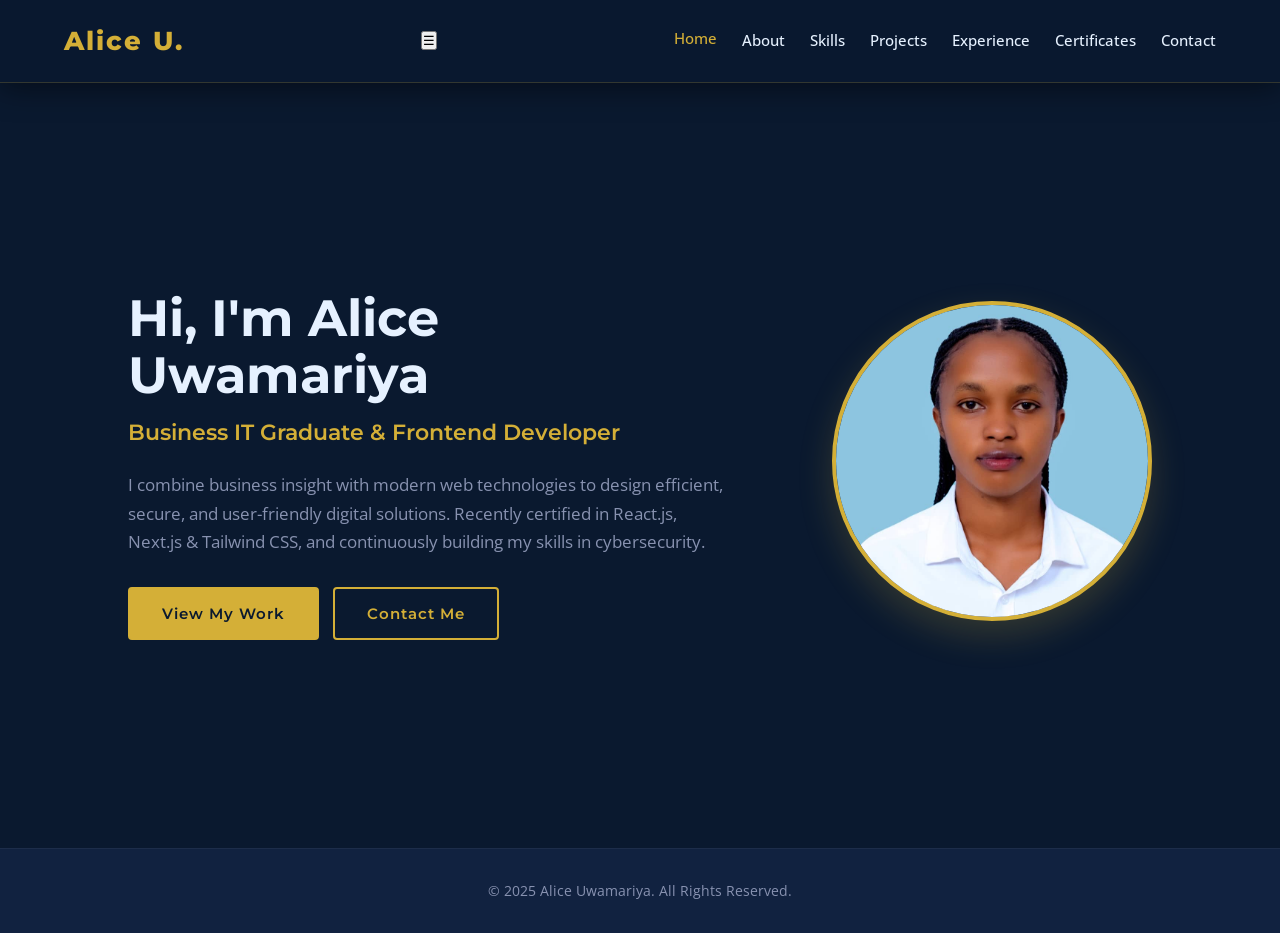
<file: index.html>
<!DOCTYPE html>
<html lang="en">
<head>
    <meta charset="UTF-8">
    <meta name="viewport" content="width=device-width, initial-scale=1.0">
    <title>Alice Uwamariya | Home</title>
    <link rel="stylesheet" href="style.css">
    <style>
        #hero {
            display: flex;
            align-items: center;
            justify-content: space-between;
            gap: 40px;
            min-height: 85vh;
        }
        .hero-text { max-width: 600px; }
        .hero-text h1 { font-size: 3.2rem; margin-bottom: 10px; line-height: 1.1; }
        .hero-text h2 {
            font-size: 1.4rem; color: var(--gold-primary);
            margin-bottom: 20px; font-weight: 600;
        }
        .hero-text p { color: var(--text-muted); margin-bottom: 30px; font-size: 1.05rem; }
        .hero-image img {
            width: 320px; height: 320px; border-radius: 50%;
            object-fit: cover; border: 4px solid var(--gold-primary);
            box-shadow: 0 15px 35px rgba(212, 175, 55, 0.2);
        }
                @media (max-width: 900px) {
            #hero { flex-direction: column-reverse; text-align: center; padding-top: 20px; }
            .hero-text h1 { font-size: 1.8rem; } /* UPDATED */
            .hero-text h2 { font-size: 1.1rem; } /* UPDATED */
            .hero-image img { width: 220px; height: 220px; margin-bottom: 20px; }
            .hero-text .btn { display: block; width: 100%; margin: 10px 0 !important; }
        }
    </style>
</head>
<body>

      <nav>
        <a href="index.html" class="logo">Alice U.</a>
        <button class="menu-toggle">☰</button>  <!-- ADD THIS LINE -->
        <ul>
            <li><a href="index.html" class="active">Home</a></li>
            <li><a href="about.html">About</a></li>
            <li><a href="skills.html">Skills</a></li>
            <li><a href="projects.html">Projects</a></li>
            <li><a href="experience.html">Experience</a></li>
            <li><a href="certificates.html">Certificates</a></li>
            <li><a href="contact.html">Contact</a></li>
        </ul>
    </nav>

    <section id="hero">
        <div class="hero-text">
            <h1>Hi, I'm Alice Uwamariya</h1>
            <h2>Business IT Graduate & Frontend Developer</h2>
            <p>
                I combine business insight with modern web technologies to design
                efficient, secure, and user-friendly digital solutions. Recently
                certified in React.js, Next.js & Tailwind CSS, and continuously
                building my skills in cybersecurity.
            </p>
            <a href="projects.html" class="btn btn-solid">View My Work</a>
            <a href="contact.html" class="btn" style="margin-left:10px;">Contact Me</a>
        </div>
        <div class="hero-image">
            <!-- Make sure your file is exactly named this -->
            <img src="Alice-photo.jpg" alt="Alice Uwamariya">
        </div>
    </section>

    <footer>
        <p>&copy; 2025 Alice Uwamariya. All Rights Reserved.</p>
    </footer>

    <script src="script.js"></script>
</body>
</html>
</file>
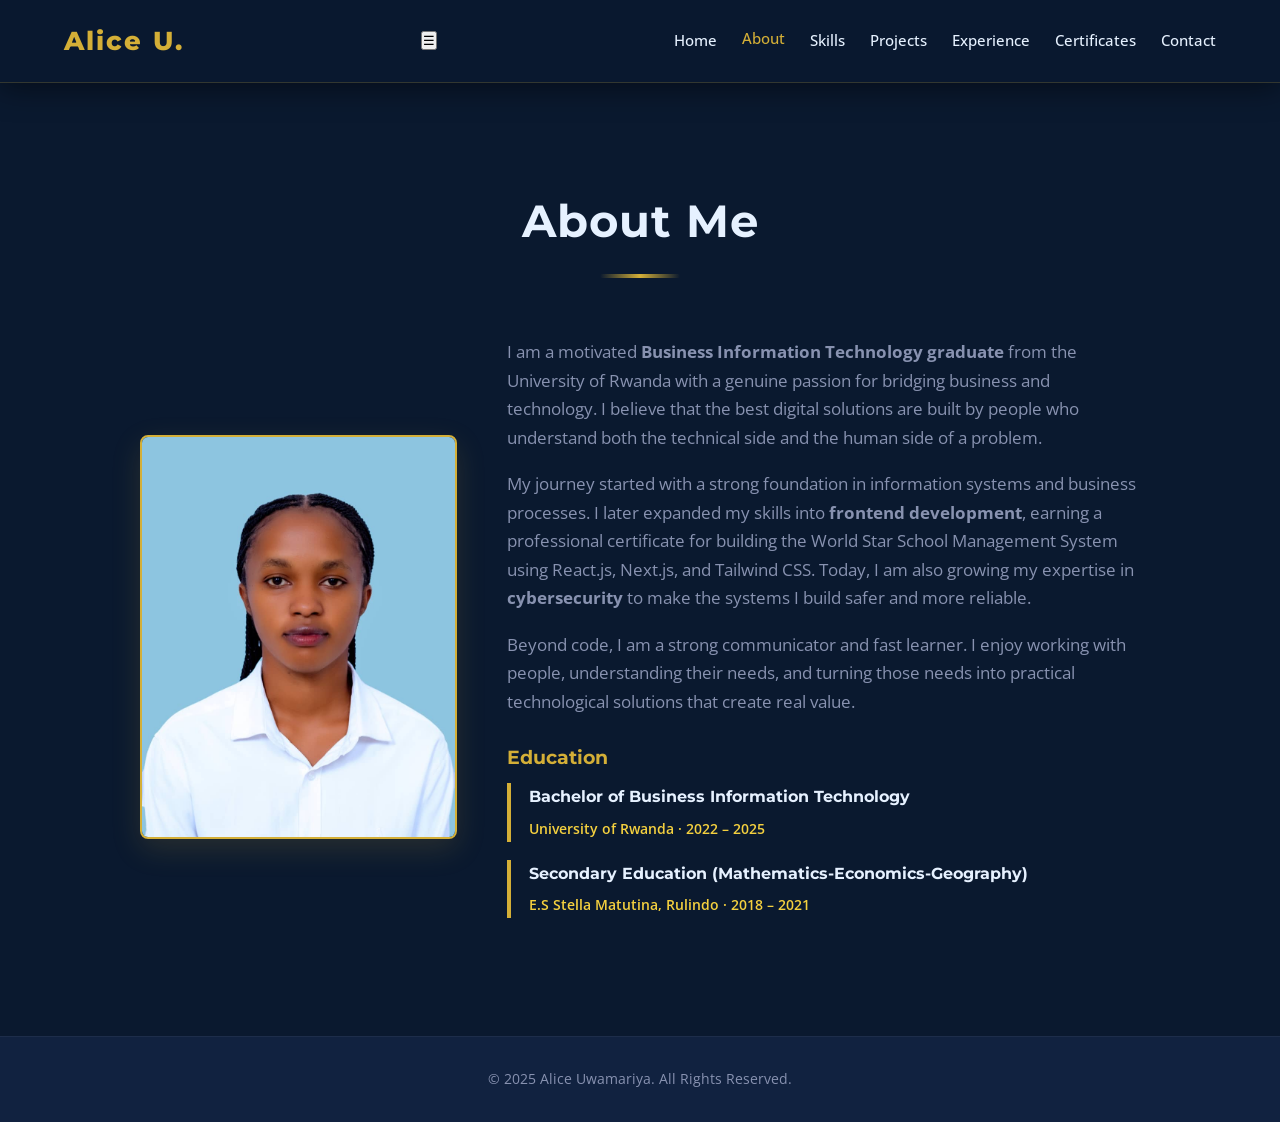
<file: about.html>
<!DOCTYPE html>
<html lang="en">
<head>
    <meta charset="UTF-8">
    <meta name="viewport" content="width=device-width, initial-scale=1.0">
    <title>About Me | Alice Uwamariya</title>
    <link rel="stylesheet" href="style.css">
    <style>
        .about-wrap { display: grid; grid-template-columns: 1fr 2fr; gap: 50px; align-items: center; max-width: 1000px; margin: 0 auto; }
        .about-wrap img { width: 100%; border-radius: 8px; border: 2px solid var(--gold-primary); box-shadow: 0 10px 30px rgba(212,175,55,0.15); }
        .about-text p { margin-bottom: 18px; color: var(--text-muted); font-size: 1.05rem; }
        .about-text h3 { margin: 25px 0 10px; color: var(--gold-primary); }
        .edu-item { border-left: 4px solid var(--gold-primary); padding-left: 18px; margin-bottom: 18px; }
        .edu-item h4 { color: var(--text-main); margin-bottom: 4px; }
        .edu-item span { font-size: 0.9rem; color: var(--gold-light); font-weight: 600; }
    </style>
</head>
<body>

       <nav>
        <a href="index.html" class="logo">Alice U.</a>
        <button class="menu-toggle">☰</button>  <!-- ADD THIS LINE -->
        <ul>
            <li><a href="index.html">Home</a></li>
            <li><a href="about.html" class="active">About</a></li>
            <li><a href="skills.html">Skills</a></li>
            <li><a href="projects.html">Projects</a></li>
            <li><a href="experience.html">Experience</a></li>
            <li><a href="certificates.html">Certificates</a></li>
            <li><a href="contact.html">Contact</a></li>
        </ul>
    </nav>

    <section>
        <h2 class="page-title">About Me</h2>
        <div class="about-wrap">
            <img src="Alice-photo.jpg" alt="Alice Uwamariya">
            <div class="about-text">
                <p>
                    I am a motivated <strong>Business Information Technology graduate</strong> from the
                    University of Rwanda with a genuine passion for bridging business and technology.
                    I believe that the best digital solutions are built by people who understand both
                    the technical side and the human side of a problem.
                </p>
                <p>
                    My journey started with a strong foundation in information systems and business
                    processes. I later expanded my skills into <strong>frontend development</strong>,
                    earning a professional certificate for building the World Star School Management
                    System using React.js, Next.js, and Tailwind CSS. Today, I am also growing my
                    expertise in <strong>cybersecurity</strong> to make the systems I build safer
                    and more reliable.
                </p>
                <p>
                    Beyond code, I am a strong communicator and fast learner. I enjoy working
                    with people, understanding their needs, and turning those needs into
                    practical technological solutions that create real value.
                </p>
                <h3>Education</h3>
                <div class="edu-item">
                    <h4>Bachelor of Business Information Technology</h4>
                    <span>University of Rwanda · 2022 – 2025</span>
                </div>
                <div class="edu-item">
                    <h4>Secondary Education (Mathematics-Economics-Geography)</h4>
                    <span>E.S Stella Matutina, Rulindo · 2018 – 2021</span>
                </div>
            </div>
        </div>
    </section>

    <footer>
        <p>&copy; 2025 Alice Uwamariya. All Rights Reserved.</p>
    </footer>

    <script src="script.js"></script>
</body>
</html>
</file>
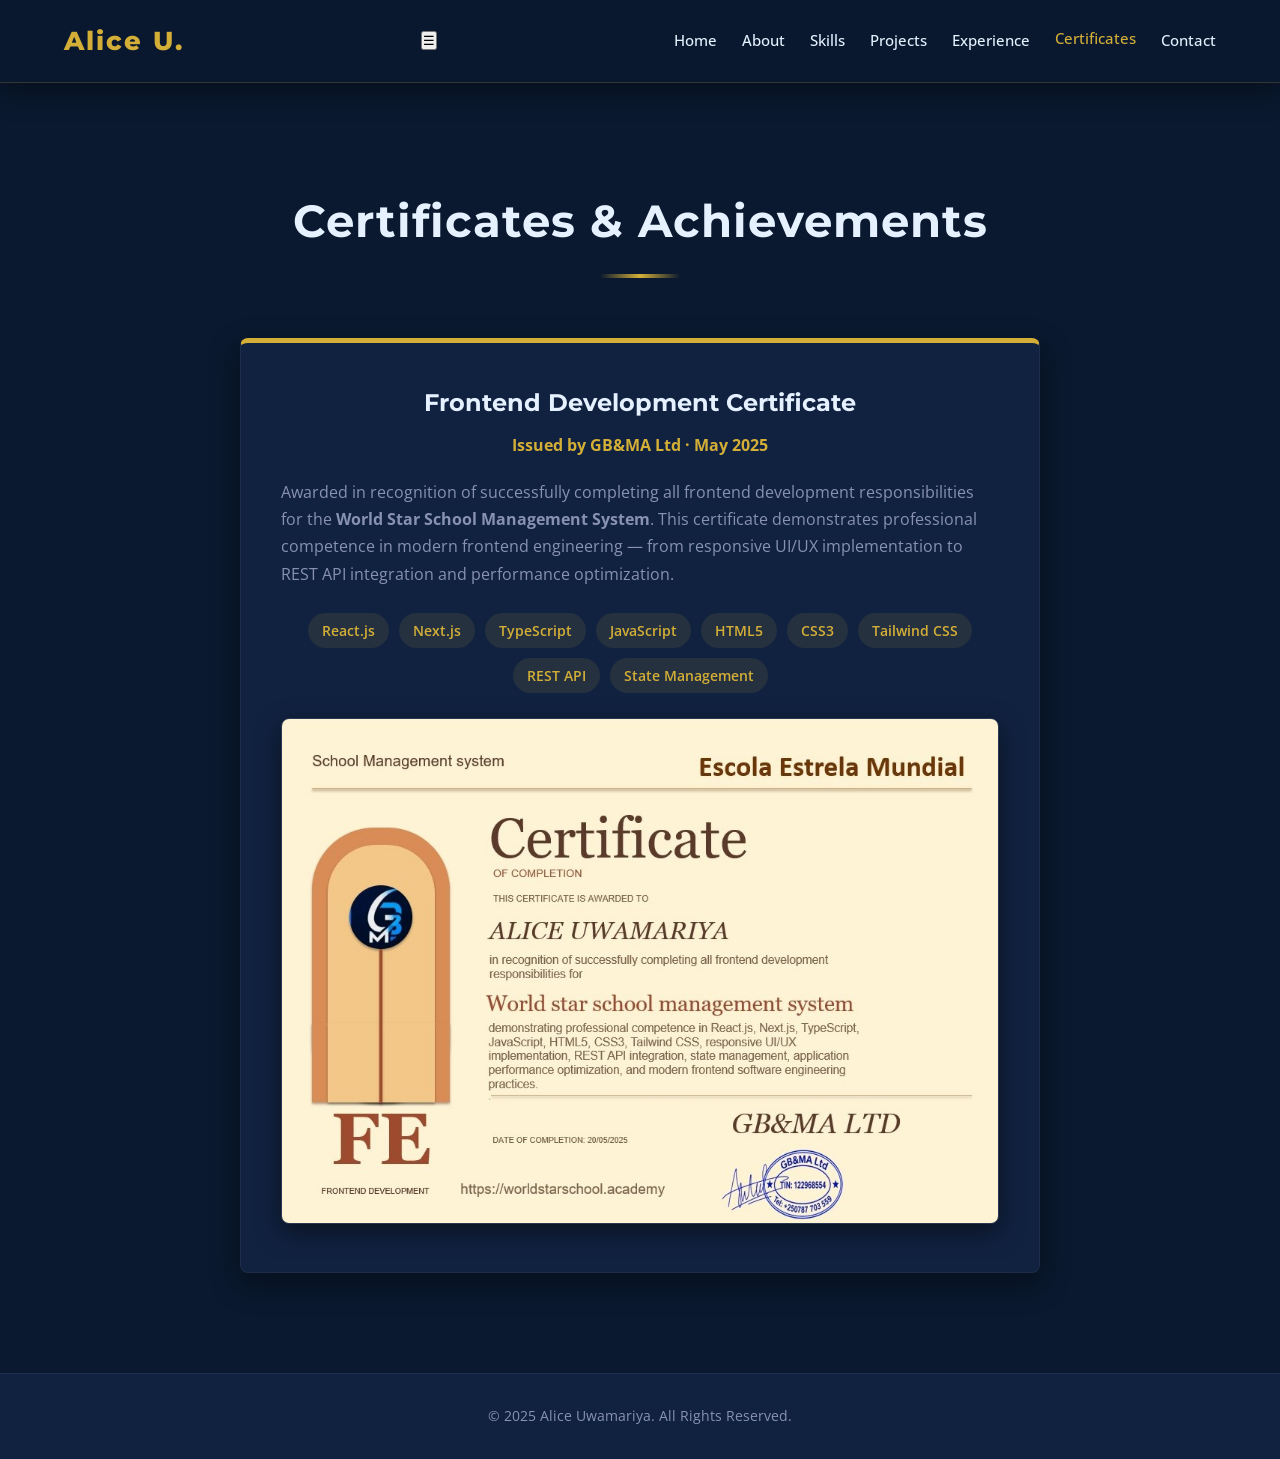
<file: certificates.html>
<!DOCTYPE html>
<html lang="en">
<head>
    <meta charset="UTF-8">
    <meta name="viewport" content="width=device-width, initial-scale=1.0">
    <title>Certificates | Alice Uwamariya</title>
    <link rel="stylesheet" href="style.css">
    <style>
        .cert-card { background: var(--navy-light); border-radius: 8px; padding: 40px; max-width: 800px; margin: 0 auto; box-shadow: 0 10px 30px rgba(0,0,0,0.4); text-align: center; border: 1px solid rgba(255,255,255,0.05); border-top: 5px solid var(--gold-primary); }
        .cert-card h3 { font-size: 1.5rem; margin-bottom: 8px; }
        .cert-card .issuer { color: var(--gold-primary); font-weight: 700; margin-bottom: 20px; display: block; }
        .cert-card p.description { color: var(--text-muted); margin-bottom: 25px; text-align: left; }
        .cert-card img { max-width: 100%; border-radius: 8px; box-shadow: 0 8px 25px rgba(0,0,0,0.5); transition: transform 0.3s; border: 1px solid rgba(255,255,255,0.1); }
        .cert-card img:hover { transform: scale(1.02); }
        .skills-list { display: flex; flex-wrap: wrap; justify-content: center; gap: 10px; margin: 25px 0; }
        .skills-list span { background: rgba(212, 175, 55, 0.1); color: var(--gold-primary); padding: 6px 14px; border-radius: 20px; font-size: 0.85rem; font-weight: 600; }
    </style>
</head>
<body>

    <nav>
        <a href="index.html" class="logo">Alice U.</a>
        <button class="menu-toggle">☰</button>  <!-- ADD THIS LINE -->
        <ul>
            <li><a href="index.html">Home</a></li>
            <li><a href="about.html">About</a></li>
            <li><a href="skills.html">Skills</a></li>
            <li><a href="projects.html">Projects</a></li>
            <li><a href="experience.html">Experience</a></li>
            <li><a href="certificates.html" class="active">Certificates</a></li>
            <li><a href="contact.html">Contact</a></li>
        </ul>
    </nav>

    <section>
        <h2 class="page-title">Certificates & Achievements</h2>
        <div class="cert-card">
            <h3>Frontend Development Certificate</h3>
            <span class="issuer">Issued by GB&MA Ltd · May 2025</span>
            <p class="description">
                Awarded in recognition of successfully completing all frontend development
                responsibilities for the <strong>World Star School Management System</strong>.
                This certificate demonstrates professional competence in modern frontend
                engineering — from responsive UI/UX implementation to REST API integration
                and performance optimization.
            </p>
            <div class="skills-list">
                <span>React.js</span><span>Next.js</span><span>TypeScript</span>
                <span>JavaScript</span><span>HTML5</span><span>CSS3</span>
                <span>Tailwind CSS</span><span>REST API</span><span>State Management</span>
            </div>
            <!-- Make sure your file is exactly named this -->
            <img src="Certificate.jpg" alt="Frontend Development Certificate - Alice Uwamariya">
        </div>
    </section>

    <footer>
        <p>&copy; 2025 Alice Uwamariya. All Rights Reserved.</p>
    </footer>

    <script src="script.js"></script>
</body>
</html>
</file>
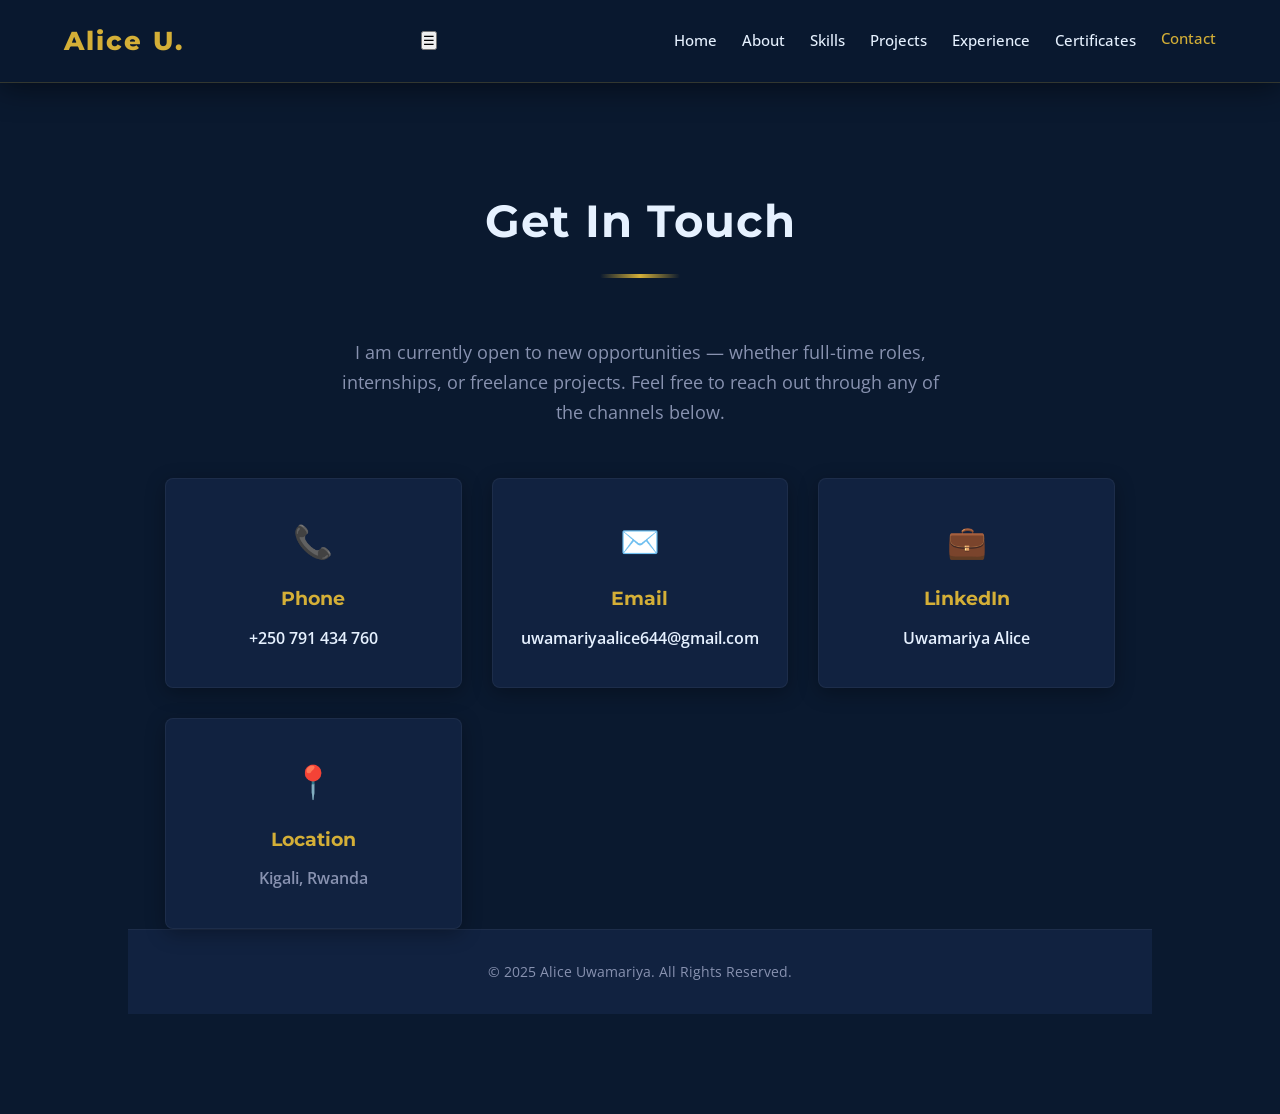
<file: contact.html>
<!DOCTYPE html>
<html lang="en">
<head>
    <meta charset="UTF-8">
    <meta name="viewport" content="width=device-width, initial-scale=1.0">
    <title>Contact | Alice Uwamariya</title>
    <link rel="stylesheet" href="style.css">
    <style>
        .intro-text { text-align: center; max-width: 600px; margin: 0 auto 50px; color: var(--text-muted); font-size: 1.1rem; }
        .contact-grid { display: grid; grid-template-columns: repeat(auto-fit, minmax(260px, 1fr)); gap: 30px; max-width: 950px; margin: 0 auto; }
        .contact-card { background: var(--navy-light); padding: 35px 25px; border-radius: 8px; text-align: center; box-shadow: 0 5px 20px rgba(0,0,0,0.3); transition: transform 0.3s; border: 1px solid rgba(255,255,255,0.05); }
        .contact-card:hover { transform: translateY(-6px); border-color: rgba(212,175,55,0.3); }
        .contact-card .icon { font-size: 2rem; margin-bottom: 15px; }
        .contact-card h3 { margin-bottom: 10px; color: var(--gold-primary); }
        .contact-card a { color: var(--text-main); text-decoration: none; font-weight: 600; word-break: break-word; }
        .contact-card a:hover { color: var(--gold-light); text-decoration: underline; }
        .reference-box { max-width: 900px; margin: 60px auto 0; background: var(--navy-light); padding: 35px; border-radius: 8px; border: 1px solid rgba(255,255,255,0.05); box-shadow: 0 5px 20px rgba(0,0,0,0.3); }
        .reference-box h3 { text-align: center; margin-bottom: 25px; color: var(--gold-primary); }
        .reference-box ul { list-style: none; }
        .reference-box ul li { padding: 12px 0; border-bottom: 1px solid rgba(255,255,255,0.1); color: var(--text-muted); }
        .reference-box ul li:last-child { border-bottom: none; }
        .reference-box ul li strong { color: var(--text-main); }
    </style>
</head>
<body>

        <nav>
        <a href="index.html" class="logo">Alice U.</a>
        <button class="menu-toggle">☰</button>  <!-- ADD THIS LINE -->
        <ul>
            <li><a href="index.html">Home</a></li>
            <li><a href="about.html">About</a></li>
            <li><a href="skills.html">Skills</a></li>
            <li><a href="projects.html">Projects</a></li>
            <li><a href="experience.html">Experience</a></li>
            <li><a href="certificates.html">Certificates</a></li>
            <li><a href="contact.html" class="active">Contact</a></li>
        </ul>
    </nav>

    <section>
        <h2 class="page-title">Get In Touch</h2>
        <p class="intro-text">
            I am currently open to new opportunities — whether full-time roles,
            internships, or freelance projects. Feel free to reach out through any
            of the channels below.
        </p>

        <div class="contact-grid">
            <div class="contact-card">
                <div class="icon">📞</div>
                <h3>Phone</h3>
                <a href="tel:+250791434760">+250 791 434 760</a>
            </div>
            <div class="contact-card">
                <div class="icon">✉️</div>
                <h3>Email</h3>
                <a href="mailto:uwamariyaalice644@gmail.com">uwamariyaalice644@gmail.com</a>
            </div>
            <div class="contact-card">
                <div class="icon">💼</div>
                <h3>LinkedIn</h3>
                <!-- Replace with your exact LinkedIn URL -->
                <a href="https://www.linkedin.com/in/uwamariya-alice-3a655b364/uwamariya-alice" target="_blank">Uwamariya Alice</a>
            </div>
            <div class="contact-card">
                <div class="icon">📍</div>
                <h3>Location</h3>
                <span style="color:var(--text-muted); font-weight:600;">Kigali, Rwanda</span>
            </div>
        </div>


    <footer>
        <p>&copy; 2025 Alice Uwamariya. All Rights Reserved.</p>
    </footer>

    <script src="script.js"></script>
</body>
</html>
</file>
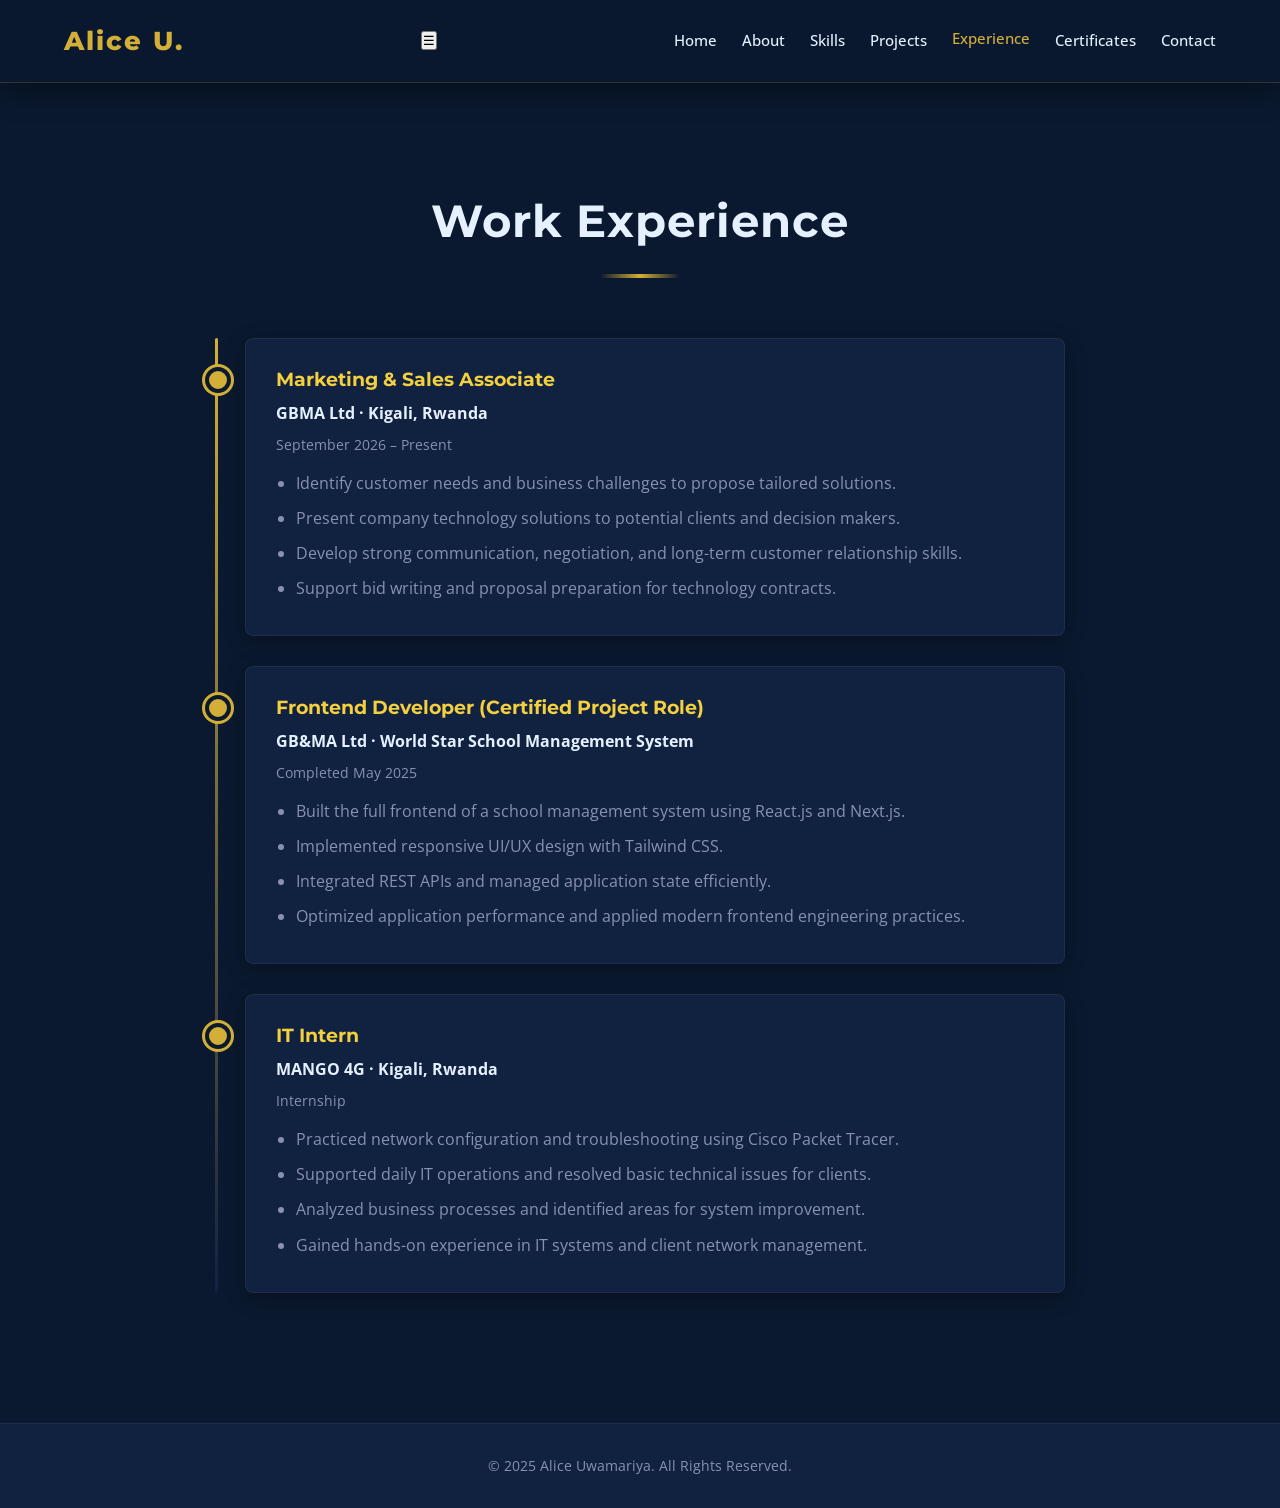
<file: experience.html>
<!DOCTYPE html>
<html lang="en">
<head>
    <meta charset="UTF-8">
    <meta name="viewport" content="width=device-width, initial-scale=1.0">
    <title>Experience | Alice Uwamariya</title>
    <link rel="stylesheet" href="style.css">
    <style>
        .timeline { max-width: 850px; margin: 0 auto; position: relative; padding-left: 30px; }
        .timeline::before { content: ''; position: absolute; left: 0; top: 0; width: 3px; height: 100%; background: linear-gradient(to bottom, var(--gold-primary), var(--navy-light)); border-radius: 2px; }
        .timeline-item { background: var(--navy-light); padding: 25px 30px; border-radius: 8px; margin-bottom: 30px; position: relative; box-shadow: 0 5px 20px rgba(0,0,0,0.3); border: 1px solid rgba(255,255,255,0.05); }
        .timeline-item::before { content: ''; position: absolute; left: -41px; top: 28px; width: 18px; height: 18px; border-radius: 50%; background: var(--gold-primary); border: 4px solid var(--navy-dark); box-shadow: 0 0 0 3px var(--gold-primary); }
        .timeline-item h3 { margin-bottom: 4px; color: var(--gold-light); }
        .timeline-item .company { color: var(--text-main); font-weight: 700; margin-bottom: 6px; display: block; }
        .timeline-item .date { color: var(--text-muted); font-size: 0.9rem; margin-bottom: 12px; display: block; }
        .timeline-item ul { padding-left: 20px; }
        .timeline-item ul li { color: var(--text-muted); margin-bottom: 8px; }
    </style>
</head>
<body>

        <nav>
        <a href="index.html" class="logo">Alice U.</a>
        <button class="menu-toggle">☰</button>  <!-- ADD THIS LINE -->
        <ul>
            <li><a href="index.html">Home</a></li>
            <li><a href="about.html">About</a></li>
            <li><a href="skills.html">Skills</a></li>
            <li><a href="projects.html">Projects</a></li>
            <li><a href="experience.html" class="active">Experience</a></li>
            <li><a href="certificates.html">Certificates</a></li>
            <li><a href="contact.html">Contact</a></li>
        </ul>
    </nav>

    <section>
        <h2 class="page-title">Work Experience</h2>
        <div class="timeline">
            <div class="timeline-item">
                <h3>Marketing & Sales Associate</h3>
                <span class="company">GBMA Ltd · Kigali, Rwanda</span>
                <span class="date">September 2026 – Present</span>
                <ul>
                    <li>Identify customer needs and business challenges to propose tailored solutions.</li>
                    <li>Present company technology solutions to potential clients and decision makers.</li>
                    <li>Develop strong communication, negotiation, and long-term customer relationship skills.</li>
                    <li>Support bid writing and proposal preparation for technology contracts.</li>
                </ul>
            </div>

            <div class="timeline-item">
                <h3>Frontend Developer (Certified Project Role)</h3>
                <span class="company">GB&MA Ltd · World Star School Management System</span>
                <span class="date">Completed May 2025</span>
                <ul>
                    <li>Built the full frontend of a school management system using React.js and Next.js.</li>
                    <li>Implemented responsive UI/UX design with Tailwind CSS.</li>
                    <li>Integrated REST APIs and managed application state efficiently.</li>
                    <li>Optimized application performance and applied modern frontend engineering practices.</li>
                </ul>
            </div>

            <div class="timeline-item">
                <h3>IT Intern</h3>
                <span class="company">MANGO 4G · Kigali, Rwanda</span>
                <span class="date">Internship</span>
                <ul>
                    <li>Practiced network configuration and troubleshooting using Cisco Packet Tracer.</li>
                    <li>Supported daily IT operations and resolved basic technical issues for clients.</li>
                    <li>Analyzed business processes and identified areas for system improvement.</li>
                    <li>Gained hands-on experience in IT systems and client network management.</li>
                </ul>
            </div>
        </div>
    </section>

    <footer>
        <p>&copy; 2025 Alice Uwamariya. All Rights Reserved.</p>
    </footer>

    <script src="script.js"></script>
</body>
</html>
</file>
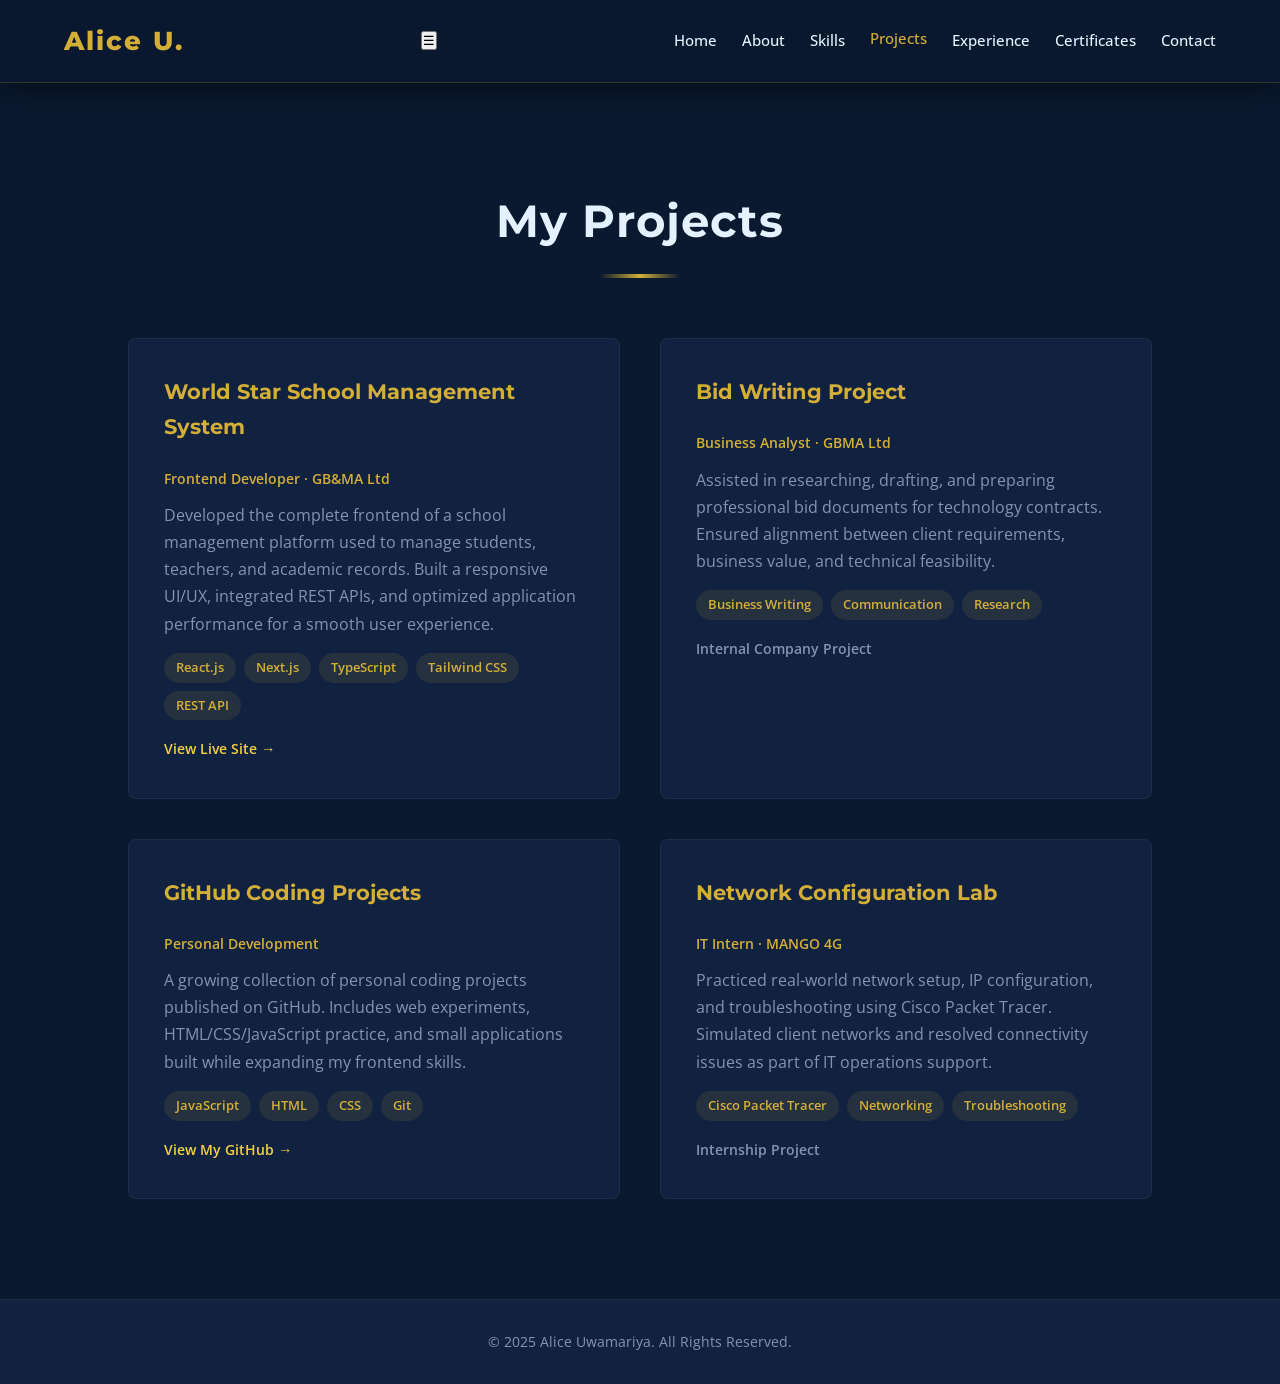
<file: projects.html>
<!DOCTYPE html>
<html lang="en">
<head>
    <meta charset="UTF-8">
    <meta name="viewport" content="width=device-width, initial-scale=1.0">
    <title>Projects | Alice Uwamariya</title>
    <link rel="stylesheet" href="style.css">
    <style>
        .project-tags { display: flex; flex-wrap: wrap; gap: 8px; margin: 15px 0; }
        .project-tags span {
            background: rgba(212, 175, 55, 0.1);
            color: var(--gold-primary);
            padding: 4px 12px; border-radius: 20px;
            font-size: 0.8rem; font-weight: 600;
        }
        .project-link { color: var(--gold-light); text-decoration: none; font-weight: 600; font-size: 0.9rem; }
        .project-link:hover { text-decoration: underline; }
        .project-header { color: var(--gold-primary); margin-bottom: 5px; font-size: 0.9rem; font-weight: 600;}
    </style>
</head>
<body>

       <nav>
        <a href="index.html" class="logo">Alice U.</a>
        <button class="menu-toggle">☰</button>  <!-- ADD THIS LINE -->
        <ul>
            <li><a href="index.html">Home</a></li>
            <li><a href="about.html">About</a></li>
            <li><a href="skills.html">Skills</a></li>
            <li><a href="projects.html" class="active">Projects</a></li>
            <li><a href="experience.html">Experience</a></li>
            <li><a href="certificates.html">Certificates</a></li>
            <li><a href="contact.html">Contact</a></li>
        </ul>
    </nav>

    <section>
        <h2 class="page-title">My Projects</h2>
        <div class="grid-2">
            <div class="card">
                <h3>World Star School Management System</h3>
                <span class="project-header">Frontend Developer · GB&MA Ltd</span>
                <p style="color: var(--text-muted); margin-top:10px;">
                    Developed the complete frontend of a school management platform
                    used to manage students, teachers, and academic records. Built a
                    responsive UI/UX, integrated REST APIs, and optimized application
                    performance for a smooth user experience.
                </p>
                <div class="project-tags">
                    <span>React.js</span><span>Next.js</span><span>TypeScript</span>
                    <span>Tailwind CSS</span><span>REST API</span>
                </div>
                <a href="https://worldstarschool.academy" target="_blank" class="project-link">View Live Site →</a>
            </div>

            <div class="card">
                <h3>Bid Writing Project</h3>
                <span class="project-header">Business Analyst · GBMA Ltd</span>
                <p style="color: var(--text-muted); margin-top:10px;">
                    Assisted in researching, drafting, and preparing professional bid
                    documents for technology contracts. Ensured alignment between client
                    requirements, business value, and technical feasibility.
                </p>
                <div class="project-tags">
                    <span>Business Writing</span><span>Communication</span><span>Research</span>
                </div>
                <span class="project-link" style="color:var(--text-muted); cursor:default;">Internal Company Project</span>
            </div>

            <div class="card">
                <h3>GitHub Coding Projects</h3>
                <span class="project-header">Personal Development</span>
                <p style="color: var(--text-muted); margin-top:10px;">
                    A growing collection of personal coding projects published on GitHub.
                    Includes web experiments, HTML/CSS/JavaScript practice, and small
                    applications built while expanding my frontend skills.
                </p>
                <div class="project-tags">
                    <span>JavaScript</span><span>HTML</span><span>CSS</span><span>Git</span>
                </div>
                <!-- Replace with your actual GitHub link -->
                <a href="https://github.com/uwamariyaalice" target="_blank" class="project-link">View My GitHub →</a>
            </div>

            <div class="card">
                <h3>Network Configuration Lab</h3>
                <span class="project-header">IT Intern · MANGO 4G</span>
                <p style="color: var(--text-muted); margin-top:10px;">
                    Practiced real-world network setup, IP configuration, and
                    troubleshooting using Cisco Packet Tracer. Simulated client
                    networks and resolved connectivity issues as part of IT operations support.
                </p>
                <div class="project-tags">
                    <span>Cisco Packet Tracer</span><span>Networking</span><span>Troubleshooting</span>
                </div>
                <span class="project-link" style="color:var(--text-muted); cursor:default;">Internship Project</span>
            </div>
        </div>
    </section>

    <footer>
        <p>&copy; 2025 Alice Uwamariya. All Rights Reserved.</p>
    </footer>

    <script src="script.js"></script>
</body>
</html>
</file>
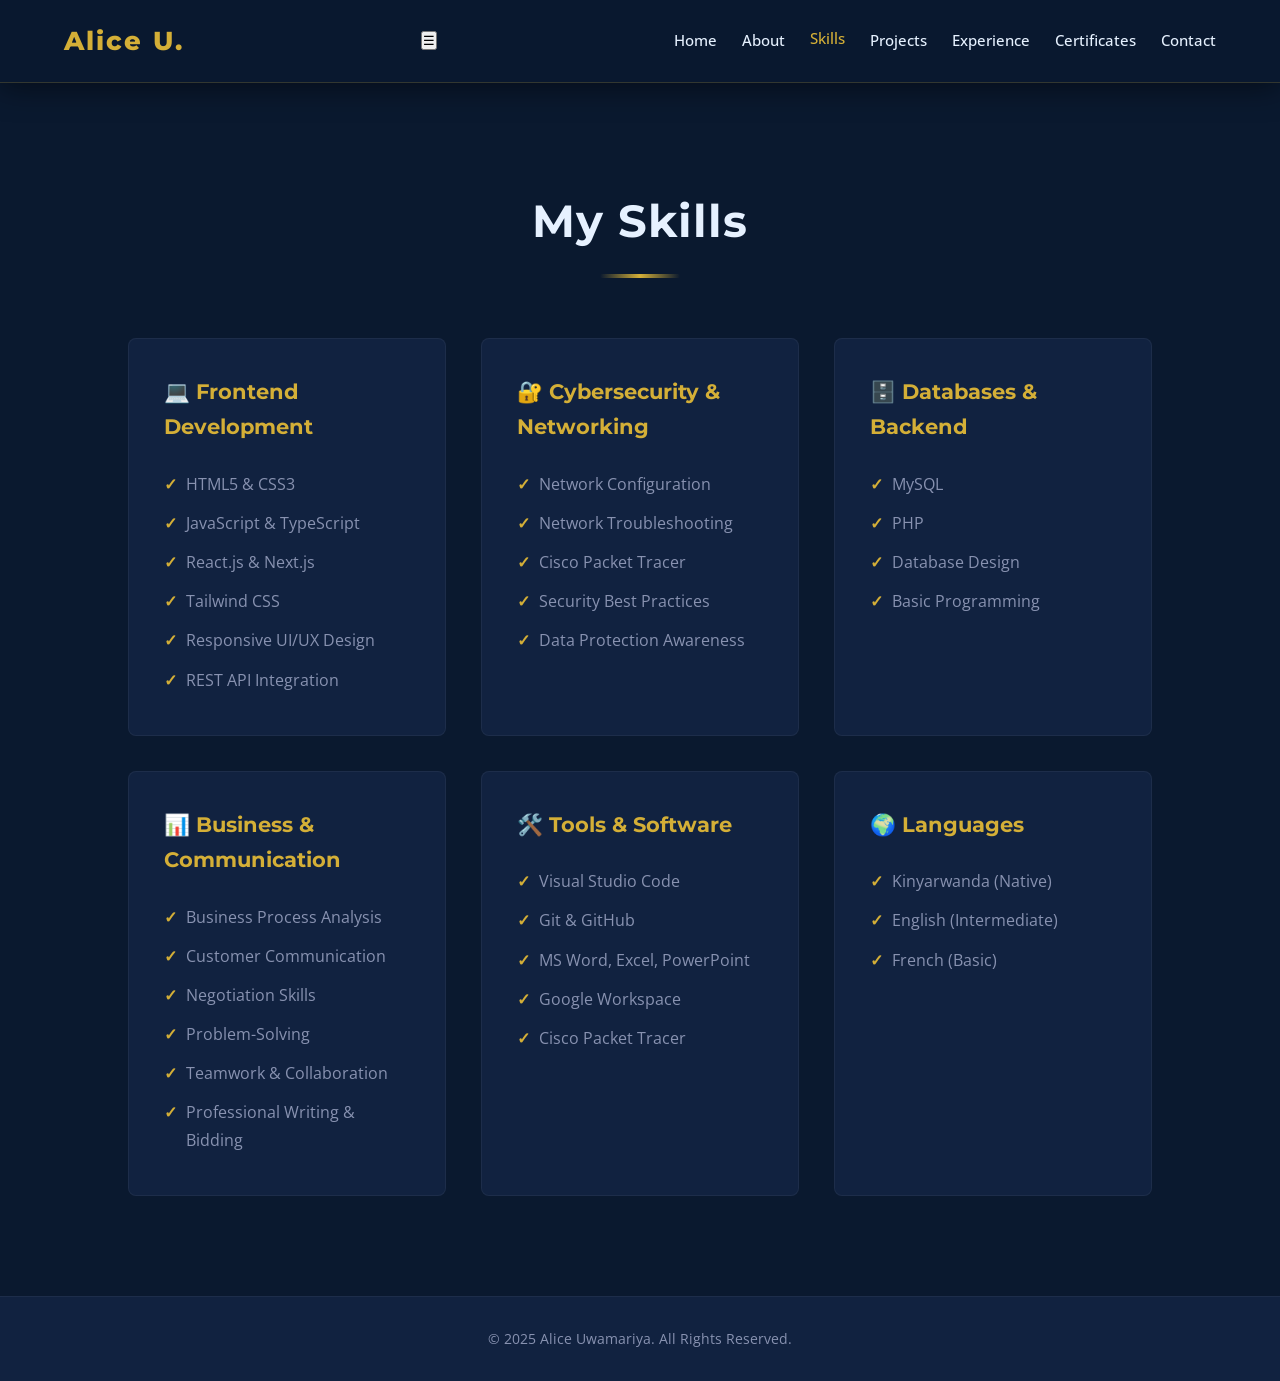
<file: skills.html>
<!DOCTYPE html>
<html lang="en">
<head>
    <meta charset="UTF-8">
    <meta name="viewport" content="width=device-width, initial-scale=1.0">
    <title>Skills | Alice Uwamariya</title>
    <link rel="stylesheet" href="style.css">
    <style>
        .card ul { list-style: none; }
        .card ul li {
            padding: 6px 0 6px 22px; position: relative; color: var(--text-muted);
        }
        .card ul li::before {
            content: '✓'; position: absolute; left: 0; color: var(--gold-primary); font-weight: bold;
        }
    </style>
</head>
<body>

        <nav>
        <a href="index.html" class="logo">Alice U.</a>
        <button class="menu-toggle">☰</button>  <!-- ADD THIS LINE -->
        <ul>
            <li><a href="index.html">Home</a></li>
            <li><a href="about.html">About</a></li>
            <li><a href="skills.html" class="active">Skills</a></li>
            <li><a href="projects.html">Projects</a></li>
            <li><a href="experience.html">Experience</a></li>
            <li><a href="certificates.html">Certificates</a></li>
            <li><a href="contact.html">Contact</a></li>
        </ul>
    </nav>

    <section>
        <h2 class="page-title">My Skills</h2>
        <div class="grid-3">
            <div class="card">
                <h3>💻 Frontend Development</h3>
                <ul>
                    <li>HTML5 & CSS3</li>
                    <li>JavaScript & TypeScript</li>
                    <li>React.js & Next.js</li>
                    <li>Tailwind CSS</li>
                    <li>Responsive UI/UX Design</li>
                    <li>REST API Integration</li>
                </ul>
            </div>
            <div class="card">
                <h3>🔐 Cybersecurity & Networking</h3>
                <ul>
                    <li>Network Configuration</li>
                    <li>Network Troubleshooting</li>
                    <li>Cisco Packet Tracer</li>
                    <li>Security Best Practices</li>
                    <li>Data Protection Awareness</li>
                </ul>
            </div>
            <div class="card">
                <h3>🗄️ Databases & Backend</h3>
                <ul>
                    <li>MySQL</li>
                    <li>PHP</li>
                    <li>Database Design</li>
                    <li>Basic Programming</li>
                </ul>
            </div>
            <div class="card">
                <h3>📊 Business & Communication</h3>
                <ul>
                    <li>Business Process Analysis</li>
                    <li>Customer Communication</li>
                    <li>Negotiation Skills</li>
                    <li>Problem-Solving</li>
                    <li>Teamwork & Collaboration</li>
                    <li>Professional Writing & Bidding</li>
                </ul>
            </div>
            <div class="card">
                <h3>🛠️ Tools & Software</h3>
                <ul>
                    <li>Visual Studio Code</li>
                    <li>Git & GitHub</li>
                    <li>MS Word, Excel, PowerPoint</li>
                    <li>Google Workspace</li>
                    <li>Cisco Packet Tracer</li>
                </ul>
            </div>
            <div class="card">
                <h3>🌍 Languages</h3>
                <ul>
                    <li>Kinyarwanda (Native)</li>
                    <li>English (Intermediate)</li>
                    <li>French (Basic)</li>
                </ul>
            </div>
        </div>
    </section>

    <footer>
        <p>&copy; 2025 Alice Uwamariya. All Rights Reserved.</p>
    </footer>

    <script src="script.js"></script>
</body>
</html>
</file>
<file: style.css>
/* =========================================
   ALICE UWAMARIYA - PREMIUM PORTFOLIO
   Theme: Dark Navy & Gold | Fully Responsive
========================================= */

@import url('https://fonts.googleapis.com/css2?family=Montserrat:wght@400;600;700;800&family=Open+Sans:wght@400;500;600&display=swap');

* {
    margin: 0;
    padding: 0;
    box-sizing: border-box;
}

:root {
    --navy-dark: #0A192F;      /* Deepest background */
    --navy-light: #112240;     /* Card backgrounds */
    --navy-medium: #1E3A5F;    /* Hover states */
    --gold-primary: #D4AF37;   /* Main gold accent */
    --gold-light: #F4D03F;     /* Hover gold */
    --text-main: #E6F1FF;      /* Bright white/blue text */
    --text-muted: #8892B0;     /* Dimmed text */
    --font-heading: 'Montserrat', sans-serif;
    --font-body: 'Open Sans', sans-serif;
}

body {
    background-color: var(--navy-dark);
    color: var(--text-main);
    font-family: var(--font-body);
    line-height: 1.7;
    overflow-x: hidden;
}

/* ===== TYPOGRAPHY ===== */
h1, h2, h3, h4 {
    font-family: var(--font-heading);
    color: var(--text-main);
    font-weight: 700;
}

h2.page-title {
    font-size: 2.8rem;
    text-align: center;
    margin-bottom: 60px;
    position: relative;
    letter-spacing: 1px;
}

h2.page-title::after {
    content: '';
    display: block;
    width: 80px;
    height: 4px;
    background: linear-gradient(90deg, transparent, var(--gold-primary), transparent);
    margin: 15px auto 0;
    border-radius: 2px;
}

/* ===== NAVIGATION ===== */
nav {
    background-color: rgba(10, 25, 47, 0.85);
    backdrop-filter: blur(10px);
    -webkit-backdrop-filter: blur(10px);
    padding: 1.2rem 5%;
    display: flex;
    justify-content: space-between;
    align-items: center;
    box-shadow: 0 4px 30px rgba(0, 0, 0, 0.5);
    position: sticky;
    top: 0;
    z-index: 1000;
    border-bottom: 1px solid rgba(212, 175, 55, 0.2);
}

nav .logo {
    font-family: var(--font-heading);
    font-size: 1.6rem;
    font-weight: 800;
    color: var(--gold-primary);
    text-decoration: none;
    letter-spacing: 2px;
    transition: color 0.3s;
}

nav .logo:hover { color: var(--gold-light); }

nav ul {
    list-style: none;
    display: flex;
    gap: 25px;
}

nav ul li a {
    text-decoration: none;
    color: var(--text-main);
    font-weight: 500;
    font-size: 0.95rem;
    transition: color 0.3s, transform 0.3s;
    display: inline-block;
}

nav ul li a:hover,
nav ul li a.active {
    color: var(--gold-primary);
    transform: translateY(-2px);
}

/* ===== SECTIONS ===== */
section {
    padding: 100px 10%;
    min-height: calc(100vh - 150px);
    animation: fadeIn 1s ease-out;
}

@keyframes fadeIn {
    from { opacity: 0; transform: translateY(20px); }
    to { opacity: 1; transform: translateY(0); }
}

.container { max-width: 1100px; margin: 0 auto; }
.grid-2 { display: grid; grid-template-columns: repeat(auto-fit, minmax(320px, 1fr)); gap: 40px; }
.grid-3 { display: grid; grid-template-columns: repeat(auto-fit, minmax(280px, 1fr)); gap: 35px; }

/* ===== BUTTONS ===== */
.btn {
    display: inline-block;
    padding: 12px 32px;
    background: transparent;
    color: var(--gold-primary);
    border: 2px solid var(--gold-primary);
    text-decoration: none;
    border-radius: 4px;
    font-family: var(--font-heading);
    font-weight: 600;
    font-size: 0.95rem;
    letter-spacing: 1px;
    transition: all 0.3s ease;
    cursor: pointer;
}

.btn:hover {
    background: rgba(212, 175, 55, 0.1);
    transform: translateY(-3px);
    box-shadow: 0 10px 20px -10px var(--gold-primary);
}

.btn-solid {
    background: var(--gold-primary);
    color: var(--navy-dark);
}

.btn-solid:hover {
    background: var(--gold-light);
    color: var(--navy-dark);
}

/* ===== CARDS ===== */
.card {
    background-color: var(--navy-light);
    padding: 35px;
    border-radius: 8px;
    border: 1px solid rgba(255, 255, 255, 0.05);
    transition: transform 0.3s ease, box-shadow 0.3s ease, border-color 0.3s;
    position: relative;
    overflow: hidden;
}

.card::before {
    content: '';
    position: absolute;
    top: 0;
    left: 0;
    width: 100%;
    height: 3px;
    background: var(--gold-primary);
    transform: scaleX(0);
    transform-origin: left;
    transition: transform 0.4s ease;
}

.card:hover {
    transform: translateY(-8px);
    box-shadow: 0 20px 40px rgba(0, 0, 0, 0.4);
    border-color: rgba(212, 175, 55, 0.3);
}

.card:hover::before { transform: scaleX(1); }

.card h3 {
    color: var(--gold-primary);
    margin-bottom: 20px;
    font-size: 1.3rem;
}

/* ===== FOOTER ===== */
footer {
    text-align: center;
    padding: 30px;
    background-color: var(--navy-light);
    color: var(--text-muted);
    font-size: 0.9rem;
    border-top: 1px solid rgba(255, 255, 255, 0.05);
}

/* =========================================
   MOBILE & TABLET RESPONSIVENESS (HAMBURGER)
========================================= */
@media (max-width: 900px) {
    /* Make navbar a row so Logo and Button sit side-by-side */
    nav {
        flex-direction: row;
        justify-content: space-between;
        padding: 1rem 5%;
    }

    /* Style the Hamburger Button */
    .menu-toggle {
        display: block;
        font-size: 1.8rem;
        color: var(--gold-primary);
        background: none;
        border: none;
        cursor: pointer;
    }

    /* Hide the menu by default on mobile */
    nav ul {
        display: none;
        flex-direction: column;
        width: 100%;
        text-align: center;
        background-color: var(--navy-light);
        position: absolute;
        top: 100%;
        left: 0;
        padding: 20px 0;
        box-shadow: 0 10px 15px rgba(0,0,0,0.5);
    }

    /* This class will be added by JavaScript to show the menu */
    nav ul.show {
        display: flex;
    }

    nav ul li { margin: 10px 0; }
    nav ul li a { font-size: 1.1rem; }

    section { padding: 60px 5%; min-height: auto; }
    h2.page-title { font-size: 2rem; }

    /* About Page */
    .about-wrap { grid-template-columns: 1fr !important; text-align: center; gap: 30px; }
    .about-wrap img { max-width: 250px; margin: 0 auto; }
    .edu-item { text-align: left; }

    /* Experience Page */
    .timeline { padding-left: 20px; }
    .timeline::before { left: 0; }
    .timeline-item { padding: 20px; }
    .timeline-item::before { left: -29px; width: 14px; height: 14px; }
    
    /* Contact Page */
    .contact-grid { grid-template-columns: 1fr; }
    .reference-box { padding: 20px; }
}
</file>
